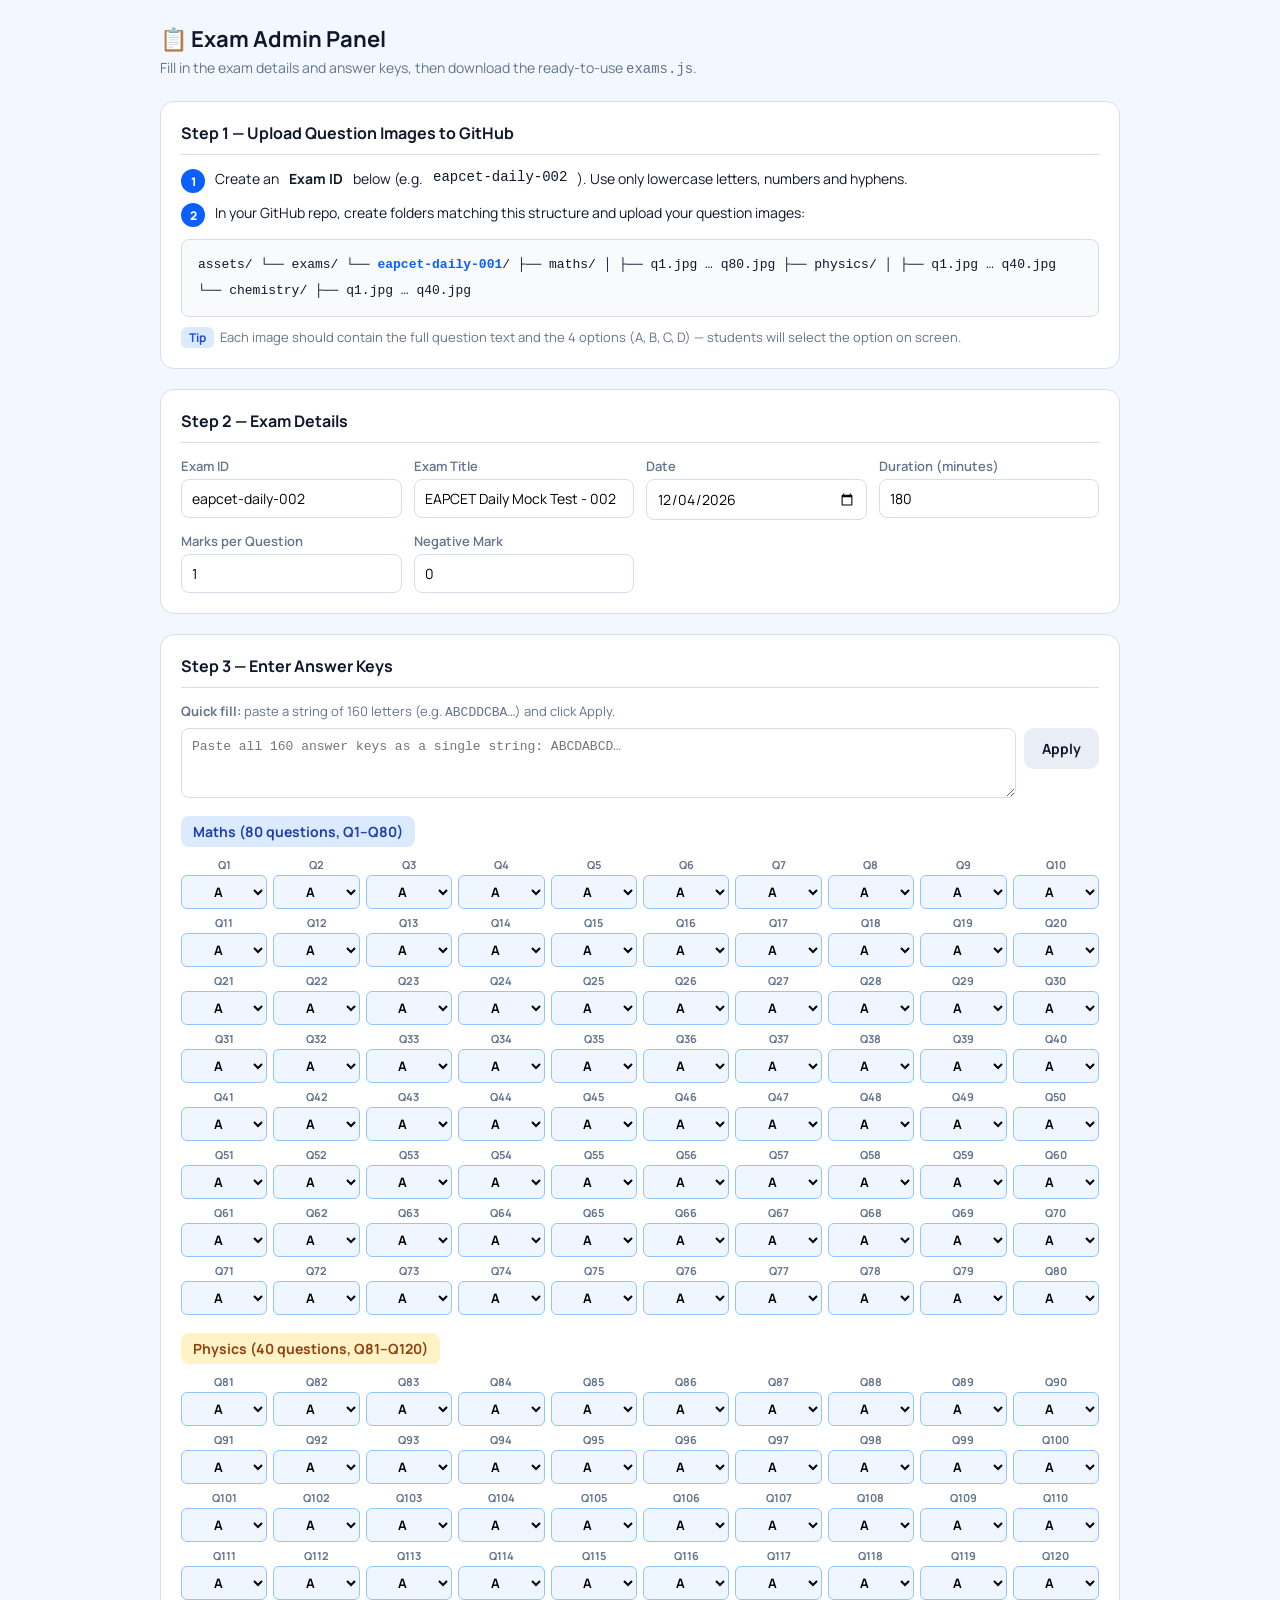
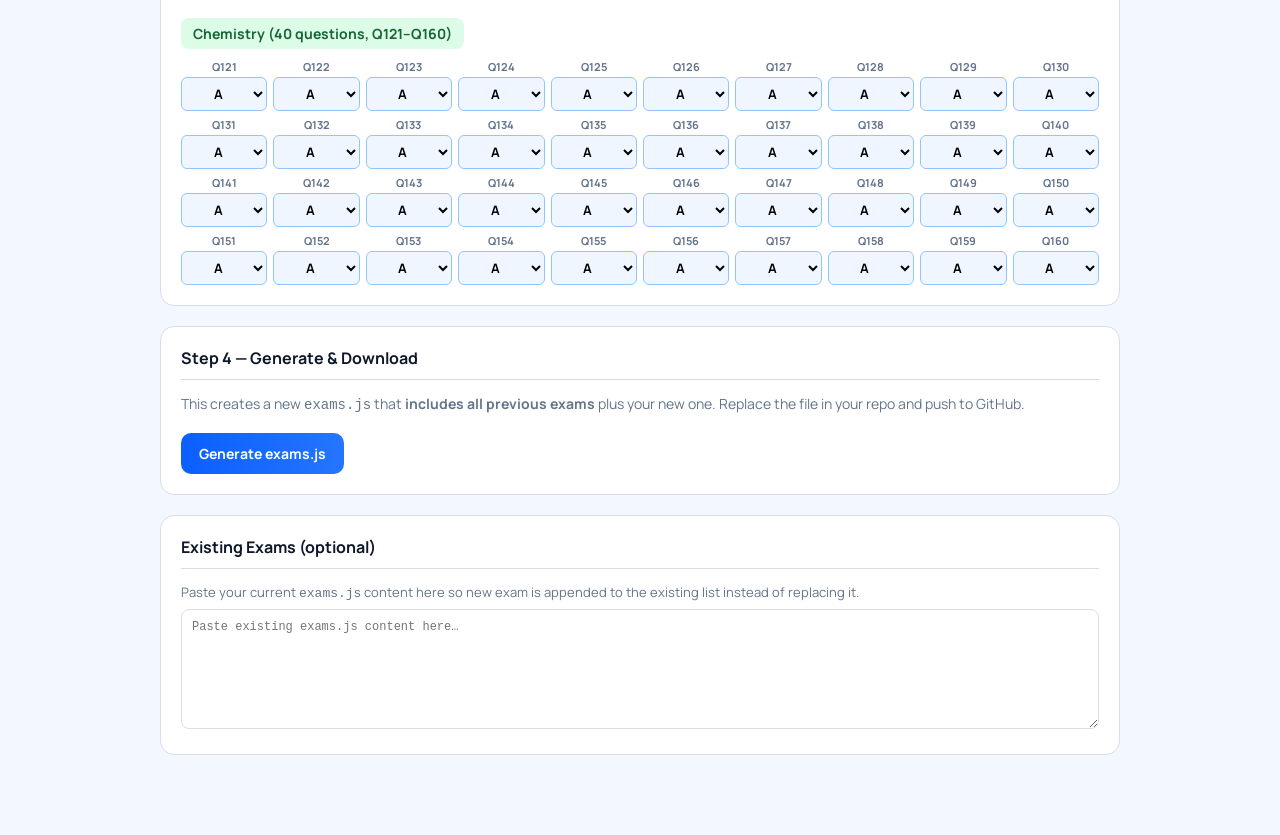
<file: admin.html>
<!doctype html>
<html lang="en">
<head>
  <meta charset="UTF-8" />
  <meta name="viewport" content="width=device-width, initial-scale=1.0" />
  <title>Admin — Upload Exam</title>
  <link href="https://fonts.googleapis.com/css2?family=Manrope:wght@400;600;700;800&display=swap" rel="stylesheet">
  <style>
    :root {
      --brand: #0b5fff;
      --ink: #0f172a;
      --muted: #64748b;
      --line: #d7deea;
      --card: #fff;
      --ok: #16a34a;
      --warn: #dc2626;
    }

    * { box-sizing: border-box; margin: 0; padding: 0; }

    body {
      font-family: "Manrope", sans-serif;
      background: #f3f7ff;
      color: var(--ink);
      padding: 24px 16px 60px;
    }

    h1 { font-size: 22px; margin-bottom: 4px; }
    .sub { color: var(--muted); font-size: 14px; margin-bottom: 24px; }

    .card {
      background: var(--card);
      border: 1px solid var(--line);
      border-radius: 14px;
      padding: 20px;
      max-width: 960px;
      margin: 0 auto 20px;
    }

    .card h2 {
      font-size: 16px;
      margin-bottom: 14px;
      padding-bottom: 10px;
      border-bottom: 1px solid var(--line);
    }

    .form-grid {
      display: grid;
      grid-template-columns: repeat(auto-fit, minmax(200px, 1fr));
      gap: 12px;
    }

    label { display: block; font-size: 13px; font-weight: 600; margin-bottom: 4px; color: var(--muted); }

    input, select {
      width: 100%;
      border: 1px solid var(--line);
      border-radius: 8px;
      padding: 9px 10px;
      font-size: 14px;
      font-family: inherit;
    }

    /* ── Section key grid ───────────────────────── */
    .section-label {
      font-weight: 700;
      font-size: 14px;
      margin: 18px 0 10px;
      padding: 6px 12px;
      border-radius: 8px;
      display: inline-block;
    }

    .label-maths    { background: #dbeafe; color: #1e40af; }
    .label-physics  { background: #fef3c7; color: #92400e; }
    .label-chem     { background: #dcfce7; color: #166534; }

    .key-grid {
      display: grid;
      grid-template-columns: repeat(auto-fill, minmax(80px, 1fr));
      gap: 6px;
    }

    .key-cell {
      display: flex;
      flex-direction: column;
      align-items: center;
      gap: 3px;
    }

    .key-cell span {
      font-size: 11px;
      color: var(--muted);
      font-weight: 700;
    }

    .key-cell select {
      width: 100%;
      padding: 6px 4px;
      font-size: 13px;
      font-weight: 700;
      text-align: center;
      border-radius: 6px;
    }

    .key-cell select.val-A { background: #eff6ff; border-color: #93c5fd; }
    .key-cell select.val-B { background: #f0fdf4; border-color: #86efac; }
    .key-cell select.val-C { background: #fefce8; border-color: #fde047; }
    .key-cell select.val-D { background: #fdf4ff; border-color: #e879f9; }

    /* ── Paste-key area ─────────────────────────── */
    .paste-tip {
      font-size: 13px;
      color: var(--muted);
      margin-bottom: 8px;
    }

    .paste-row {
      display: flex;
      gap: 8px;
      align-items: flex-start;
    }

    .paste-row textarea {
      flex: 1;
      border: 1px solid var(--line);
      border-radius: 8px;
      padding: 10px;
      font-family: monospace;
      font-size: 13px;
      resize: vertical;
      min-height: 70px;
    }

    /* ── Buttons ────────────────────────────────── */
    .btn-row {
      display: flex;
      gap: 10px;
      flex-wrap: wrap;
      margin-top: 20px;
    }

    .btn {
      border: 0;
      border-radius: 10px;
      padding: 11px 18px;
      font-weight: 700;
      cursor: pointer;
      font-size: 14px;
      font-family: inherit;
    }

    .btn-primary { background: linear-gradient(90deg, #0b5fff, #2575ff); color: #fff; }
    .btn-green   { background: linear-gradient(90deg, #15803d, #16a34a); color: #fff; }
    .btn-muted   { background: #e9edf5; color: var(--ink); }
    .btn:hover   { filter: brightness(1.07); }

    /* ── Output ─────────────────────────────────── */
    #outputWrap { display: none; }

    .output-box {
      background: #0f172a;
      color: #e2e8f0;
      border-radius: 10px;
      padding: 16px;
      font-family: monospace;
      font-size: 12px;
      white-space: pre;
      overflow-x: auto;
      max-height: 340px;
      margin-top: 12px;
    }

    .step-list {
      list-style: none;
      counter-reset: step;
      display: grid;
      gap: 10px;
    }

    .step-list li {
      counter-increment: step;
      display: flex;
      align-items: flex-start;
      gap: 10px;
      font-size: 14px;
    }

    .step-list li::before {
      content: counter(step);
      background: var(--brand);
      color: #fff;
      font-weight: 800;
      min-width: 24px;
      height: 24px;
      border-radius: 50%;
      display: flex;
      align-items: center;
      justify-content: center;
      font-size: 12px;
    }

    .folder-tree {
      background: #f8fafc;
      border: 1px solid var(--line);
      border-radius: 8px;
      padding: 12px 16px;
      font-family: monospace;
      font-size: 13px;
      line-height: 2;
    }

    .tag { display: inline-block; border-radius: 6px; padding: 2px 8px; font-size: 12px; font-weight: 700; }
    .tag-blue { background: #dbeafe; color: #1d4ed8; }
    .tag-green { background: #dcfce7; color: #15803d; }
    .tag-orange { background: #ffedd5; color: #c2410c; }

    .alert {
      background: #fef2f2;
      border: 1px solid #fca5a5;
      border-radius: 8px;
      padding: 10px 14px;
      font-size: 13px;
      color: #991b1b;
      margin-top: 8px;
      display: none;
    }
  </style>
</head>
<body>
  <div style="max-width:960px;margin:0 auto 20px;">
    <h1>📋 Exam Admin Panel</h1>
    <p class="sub">Fill in the exam details and answer keys, then download the ready-to-use <code>exams.js</code>.</p>
  </div>

  <!-- Step 1: Image folder guide -->
  <div class="card">
    <h2>Step 1 — Upload Question Images to GitHub</h2>
    <ul class="step-list">
      <li>Create an <strong>Exam ID</strong> below (e.g. <code>eapcet-daily-002</code>). Use only lowercase letters, numbers and hyphens.</li>
      <li>In your GitHub repo, create folders matching this structure and upload your question images:</li>
    </ul>
    <div class="folder-tree" id="folderTree" style="margin-top:12px;">
assets/
└── exams/
    └── <span id="treeId" style="color:#0b5fff;font-weight:700;">eapcet-daily-001</span>/
        ├── maths/
        │   ├── q1.jpg  …  q80.jpg
        ├── physics/
        │   ├── q1.jpg  …  q40.jpg
        └── chemistry/
            ├── q1.jpg  …  q40.jpg
    </div>
    <p style="font-size:13px;color:var(--muted);margin-top:10px;">
      <span class="tag tag-blue">Tip</span>&nbsp;
      Each image should contain the full question text and the 4 options (A, B, C, D) — students will select the option on screen.
    </p>
  </div>

  <!-- Step 2: Exam details -->
  <div class="card">
    <h2>Step 2 — Exam Details</h2>
    <div class="form-grid">
      <div>
        <label for="examId">Exam ID</label>
        <input id="examId" type="text" placeholder="eapcet-daily-002" value="eapcet-daily-002" />
      </div>
      <div>
        <label for="examTitle">Exam Title</label>
        <input id="examTitle" type="text" placeholder="EAPCET Daily Mock Test - 002" value="EAPCET Daily Mock Test - 002" />
      </div>
      <div>
        <label for="examDate">Date</label>
        <input id="examDate" type="date" />
      </div>
      <div>
        <label for="duration">Duration (minutes)</label>
        <input id="duration" type="number" value="180" min="1" />
      </div>
      <div>
        <label for="marksPerQ">Marks per Question</label>
        <input id="marksPerQ" type="number" value="1" min="0" step="0.5" />
      </div>
      <div>
        <label for="negativeMark">Negative Mark</label>
        <input id="negativeMark" type="number" value="0" min="0" step="0.25" />
      </div>
    </div>
  </div>

  <!-- Step 3: Answer keys -->
  <div class="card">
    <h2>Step 3 — Enter Answer Keys</h2>

    <p class="paste-tip">
      <strong>Quick fill:</strong> paste a string of 160 letters (e.g. <code>ABCDDCBA…</code>) and click Apply.
    </p>
    <div class="paste-row">
      <textarea id="bulkPaste" placeholder="Paste all 160 answer keys as a single string: ABCDABCD…"></textarea>
      <button class="btn btn-muted" onclick="applyBulkPaste()">Apply</button>
    </div>
    <div id="pasteAlert" class="alert">Please provide exactly 160 characters (only A, B, C or D).</div>

    <div id="keyGridRoot"></div>
  </div>

  <!-- Generate -->
  <div class="card">
    <h2>Step 4 — Generate &amp; Download</h2>
    <p style="font-size:14px;color:var(--muted);margin-bottom:14px;">
      This creates a new <code>exams.js</code> that <strong>includes all previous exams</strong> plus your new one. Replace the file in your repo and push to GitHub.
    </p>
    <div class="btn-row">
      <button class="btn btn-primary" onclick="generateOutput()">Generate exams.js</button>
      <button class="btn btn-green" id="downloadBtn" style="display:none" onclick="downloadFile()">⬇ Download exams.js</button>
    </div>
    <div id="alertMsg" class="alert" style="display:none;"></div>
    <div id="outputWrap">
      <div class="output-box" id="outputBox"></div>
      <div class="btn-row">
        <button class="btn btn-muted" onclick="copyOutput()">📋 Copy to Clipboard</button>
      </div>
    </div>
  </div>

  <!-- Existing exams loader -->
  <div class="card">
    <h2>Existing Exams (optional)</h2>
    <p class="paste-tip">
      Paste your current <code>exams.js</code> content here so new exam is appended to the existing list instead of replacing it.
    </p>
    <textarea id="existingJs" style="width:100%;height:120px;font-family:monospace;font-size:12px;border:1px solid var(--line);border-radius:8px;padding:10px;" placeholder="Paste existing exams.js content here…"></textarea>
  </div>

  <script>
    var SECTIONS = [
      { key: "maths",     title: "Maths",     count: 80, start: 1  },
      { key: "physics",   title: "Physics",   count: 40, start: 81 },
      { key: "chemistry", title: "Chemistry", count: 40, start: 121 }
    ];

    var LABEL_CLASS = { maths: "label-maths", physics: "label-physics", chemistry: "label-chem" };

    // Set today's date default
    document.getElementById("examDate").value = new Date().toISOString().slice(0, 10);

    // Sync folder tree preview
    document.getElementById("examId").addEventListener("input", function () {
      var id = this.value.trim() || "eapcet-daily-001";
      document.getElementById("treeId").textContent = id;
    });

    // Build key grid
    (function buildGrid() {
      var root = document.getElementById("keyGridRoot");
      root.innerHTML = "";
      SECTIONS.forEach(function (sec) {
        var heading = document.createElement("div");
        heading.className = "section-label " + LABEL_CLASS[sec.key];
        heading.textContent = sec.title + " (" + sec.count + " questions, Q" + sec.start + "–Q" + (sec.start + sec.count - 1) + ")";
        root.appendChild(heading);

        var grid = document.createElement("div");
        grid.className = "key-grid";

        for (var i = 1; i <= sec.count; i++) {
          var qNo = sec.start + i - 1;
          var cell = document.createElement("div");
          cell.className = "key-cell";

          var label = document.createElement("span");
          label.textContent = "Q" + qNo;

          var sel = document.createElement("select");
          sel.id = "key-" + qNo;
          sel.className = "val-A";
          ["A", "B", "C", "D"].forEach(function (opt) {
            var o = document.createElement("option");
            o.value = opt;
            o.textContent = opt;
            sel.appendChild(o);
          });
          sel.addEventListener("change", function () {
            this.className = "val-" + this.value;
          });

          cell.appendChild(label);
          cell.appendChild(sel);
          grid.appendChild(cell);
        }
        root.appendChild(grid);
      });
    })();

    function getKeys() {
      var keys = [];
      for (var i = 1; i <= 160; i++) {
        var sel = document.getElementById("key-" + i);
        keys.push(sel ? sel.value : "A");
      }
      return keys;
    }

    function applyBulkPaste() {
      var raw = (document.getElementById("bulkPaste").value || "").replace(/\s/g, "").toUpperCase();
      var alert = document.getElementById("pasteAlert");
      var valid = /^[ABCD]{160}$/.test(raw);
      alert.style.display = valid ? "none" : "block";
      if (!valid) return;

      for (var i = 0; i < 160; i++) {
        var sel = document.getElementById("key-" + (i + 1));
        if (sel) {
          sel.value = raw[i];
          sel.className = "val-" + raw[i];
        }
      }
    }

    function buildExamObject(id, title, date, duration, marksPerQ, negativeMark, keys) {
      var questions = [];
      var sectionDefs = [
        { key: "maths",     title: "Maths",     count: 80, start: 1 },
        { key: "physics",   title: "Physics",   count: 40, start: 81 },
        { key: "chemistry", title: "Chemistry", count: 40, start: 121 }
      ];

      sectionDefs.forEach(function (sec) {
        for (var i = 1; i <= sec.count; i++) {
          var qNo = sec.start + i - 1;
          questions.push({
            id: sec.key + "-" + i,
            section: sec.title,
            image: "assets/exams/" + id + "/" + sec.key + "/q" + i + ".jpg",
            options: ["A", "B", "C", "D"],
            correct: keys[qNo - 1]
          });
        }
      });

      return {
        id: id,
        title: title,
        date: date,
        durationMinutes: Number(duration),
        marksPerQuestion: Number(marksPerQ),
        negativeMark: Number(negativeMark),
        sections: [
          { key: "maths",     title: "Maths",     count: 80, start: 1,   end: 80  },
          { key: "physics",   title: "Physics",   count: 40, start: 81,  end: 120 },
          { key: "chemistry", title: "Chemistry", count: 40, start: 121, end: 160 }
        ],
        questions: questions
      };
    }

    function examToJs(exam) {
      var lines = [];
      lines.push("  {");
      lines.push("    id: " + JSON.stringify(exam.id) + ",");
      lines.push("    title: " + JSON.stringify(exam.title) + ",");
      lines.push("    date: " + JSON.stringify(exam.date) + ",");
      lines.push("    durationMinutes: " + exam.durationMinutes + ",");
      lines.push("    marksPerQuestion: " + exam.marksPerQuestion + ",");
      lines.push("    negativeMark: " + exam.negativeMark + ",");
      lines.push("    sections: [");
      exam.sections.forEach(function (s, i) {
        var comma = i < exam.sections.length - 1 ? "," : "";
        lines.push("      { key: " + JSON.stringify(s.key) + ", title: " + JSON.stringify(s.title) + ", count: " + s.count + ", start: " + s.start + ", end: " + s.end + " }" + comma);
      });
      lines.push("    ],");
      lines.push("    questions: [");
      exam.questions.forEach(function (q, i) {
        var comma = i < exam.questions.length - 1 ? "," : "";
        lines.push("      { id: " + JSON.stringify(q.id) + ", section: " + JSON.stringify(q.section) + ", image: " + JSON.stringify(q.image) + ", options: [\"A\",\"B\",\"C\",\"D\"], correct: " + JSON.stringify(q.correct) + " }" + comma);
      });
      lines.push("    ]");
      lines.push("  }");
      return lines.join("\n");
    }

    var generatedCode = "";

    function generateOutput() {
      var id       = document.getElementById("examId").value.trim();
      var title    = document.getElementById("examTitle").value.trim();
      var date     = document.getElementById("examDate").value;
      var duration = document.getElementById("duration").value;
      var marksPerQ     = document.getElementById("marksPerQ").value;
      var negativeMark  = document.getElementById("negativeMark").value;

      var alertBox = document.getElementById("alertMsg");
      if (!id || !title || !date) {
        alertBox.textContent = "Please fill in Exam ID, Title, and Date.";
        alertBox.style.display = "block";
        return;
      }
      alertBox.style.display = "none";

      var keys = getKeys();
      var newExam = buildExamObject(id, title, date, duration, marksPerQ, negativeMark, keys);

      // Try to extract existing exams from pasted content
      var existingExams = [];
      var existingJs = (document.getElementById("existingJs").value || "").trim();
      if (existingJs) {
        try {
          // Sandboxed eval to extract window.EXAMS
          var sandbox = { window: { EXAMS: [] } };
          (new Function("window", existingJs))(sandbox.window);
          if (Array.isArray(sandbox.window.EXAMS)) {
            existingExams = sandbox.window.EXAMS.filter(function (e) { return e.id !== newExam.id; });
          }
        } catch (e) {
          // Ignore parse errors — just start fresh
        }
      }

      var allExams = existingExams.concat([newExam]);

      var output = "window.EXAMS = [\n";
      output += allExams.map(examToJs).join(",\n");
      output += "\n];";

      generatedCode = output;
      document.getElementById("outputBox").textContent = output;
      document.getElementById("outputWrap").style.display = "block";
      document.getElementById("downloadBtn").style.display = "inline-block";
    }

    function copyOutput() {
      if (!generatedCode) return;
      navigator.clipboard.writeText(generatedCode).then(function () {
        alert("Copied to clipboard!");
      }).catch(function () {
        alert("Press Ctrl+A then Ctrl+C inside the code box to copy.");
      });
    }

    function downloadFile() {
      if (!generatedCode) return;
      var blob = new Blob([generatedCode], { type: "text/javascript" });
      var a = document.createElement("a");
      a.href = URL.createObjectURL(blob);
      a.download = "exams.js";
      a.click();
    }
  </script>
</body>
</html>
</file>
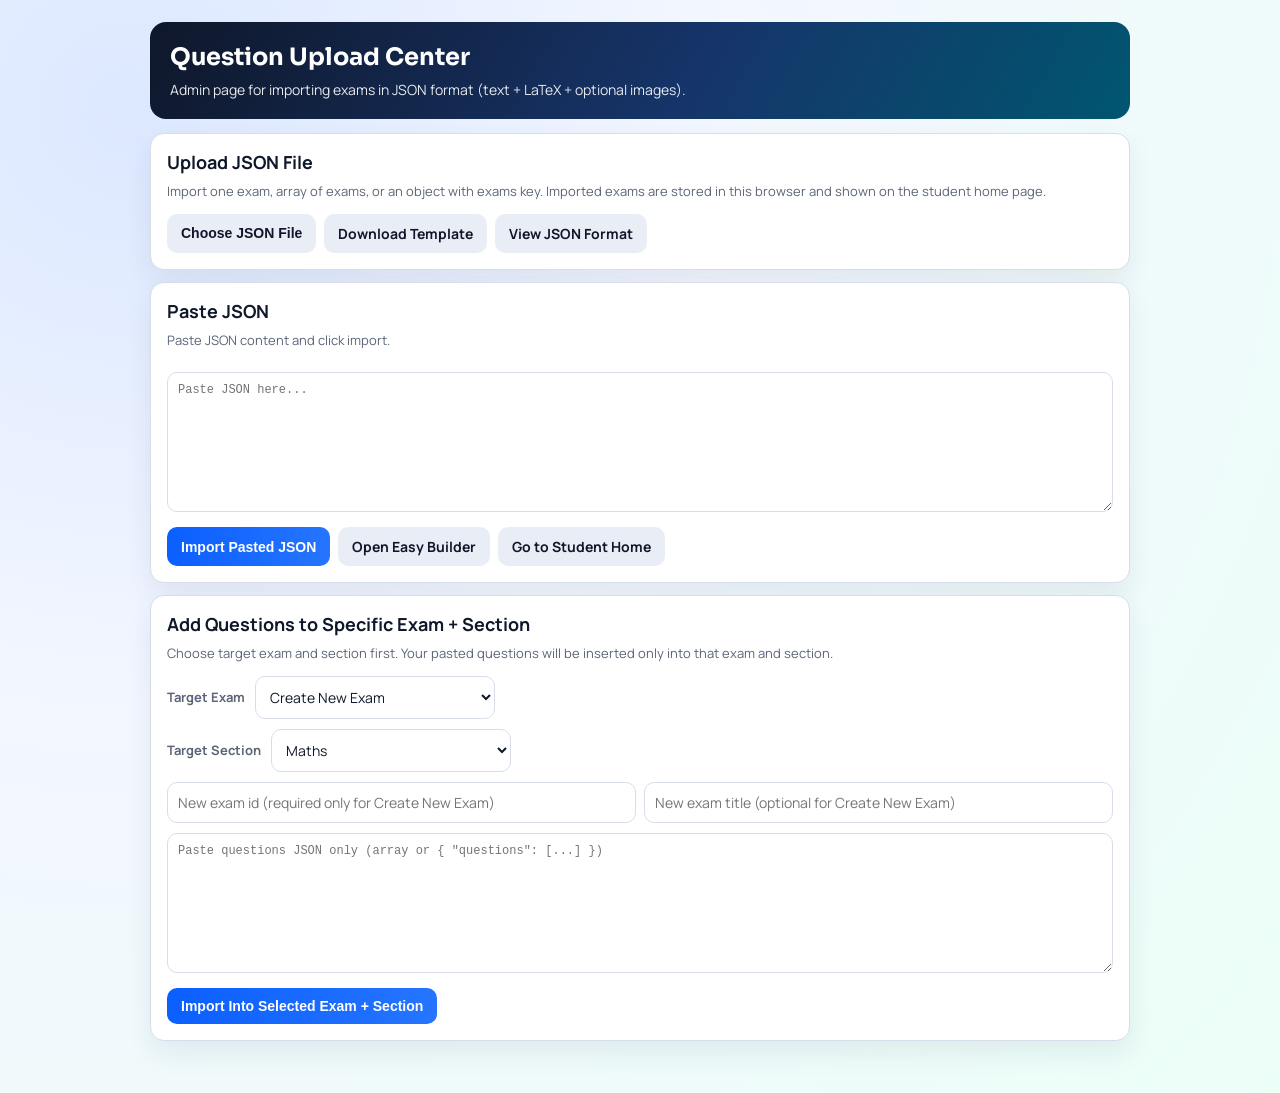
<file: upload.html>
<!doctype html>
<html lang="en">
<head>
  <meta charset="UTF-8" />
  <meta name="viewport" content="width=device-width, initial-scale=1.0" />
  <title>Question Upload Center</title>
  <link rel="preconnect" href="https://fonts.googleapis.com">
  <link rel="preconnect" href="https://fonts.gstatic.com" crossorigin>
  <link href="https://fonts.googleapis.com/css2?family=Manrope:wght@400;600;700;800&family=Sora:wght@500;700&display=swap" rel="stylesheet">
  <style>
    :root {
      --bg: #f3f7ff;
      --ink: #0f172a;
      --muted: #5b6577;
      --line: #d7deea;
      --card: #ffffff;
      --brand: #0b5fff;
    }

    * { box-sizing: border-box; }

    body {
      margin: 0;
      font-family: "Manrope", sans-serif;
      background: radial-gradient(circle at 10% 10%, #dce8ff 0%, #f3f7ff 40%, #ecfff7 100%);
      color: var(--ink);
      min-height: 100vh;
      padding: 22px 14px 40px;
    }

    .wrap {
      max-width: 980px;
      margin: 0 auto;
    }

    .hero {
      background: linear-gradient(120deg, #0f172a 0%, #163469 55%, #005670 100%);
      color: #fff;
      border-radius: 16px;
      padding: 20px;
      margin-bottom: 14px;
    }

    .hero h1 {
      margin: 0;
      font-family: "Sora", sans-serif;
      font-size: 24px;
    }

    .hero p {
      margin: 8px 0 0;
      opacity: 0.9;
      font-size: 14px;
    }

    .card {
      background: var(--card);
      border: 1px solid var(--line);
      border-radius: 14px;
      padding: 16px;
      margin-bottom: 12px;
      box-shadow: 0 12px 28px rgba(28, 43, 72, 0.08);
    }

    .card h2 {
      margin: 0 0 8px;
      font-size: 18px;
    }

    .hint {
      margin: 0 0 12px;
      color: var(--muted);
      font-size: 13px;
      line-height: 1.5;
    }

    .actions {
      display: flex;
      flex-wrap: wrap;
      gap: 8px;
    }

    .btn {
      border: 0;
      background: linear-gradient(90deg, var(--brand), #2575ff);
      color: #fff;
      border-radius: 10px;
      padding: 10px 14px;
      font-weight: 700;
      font-size: 14px;
      cursor: pointer;
      text-decoration: none;
      display: inline-flex;
      align-items: center;
      justify-content: center;
    }

    .btn-muted {
      background: #e9edf5;
      color: var(--ink);
    }

    .json-box {
      margin-top: 10px;
      width: 100%;
      min-height: 140px;
      resize: vertical;
      border: 1px solid var(--line);
      border-radius: 10px;
      padding: 10px;
      font-family: ui-monospace, SFMono-Regular, Menlo, Consolas, monospace;
      font-size: 12px;
      background: #fff;
    }

    .field-select,
    .field-input {
      border: 1px solid var(--line);
      border-radius: 10px;
      padding: 10px;
      font-family: "Manrope", sans-serif;
      font-size: 14px;
      background: #fff;
      color: var(--ink);
      min-width: 240px;
    }

    .grid-2 {
      display: grid;
      grid-template-columns: 1fr 1fr;
      gap: 8px;
      margin-top: 10px;
    }

    @media (max-width: 700px) {
      .grid-2 { grid-template-columns: 1fr; }
      .field-select,
      .field-input { min-width: 0; width: 100%; }
    }

    .status {
      margin-top: 10px;
      font-size: 13px;
      color: #166534;
      background: #ecfdf5;
      border: 1px solid #bbf7d0;
      border-radius: 8px;
      padding: 8px 10px;
      display: none;
    }

    .status.error {
      color: #991b1b;
      background: #fef2f2;
      border-color: #fecaca;
    }
  </style>
</head>
<body>
  <div class="wrap">
    <section class="hero">
      <h1>Question Upload Center</h1>
      <p>Admin page for importing exams in JSON format (text + LaTeX + optional images).</p>
    </section>

    <section class="card">
      <h2>Upload JSON File</h2>
      <p class="hint">Import one exam, array of exams, or an object with exams key. Imported exams are stored in this browser and shown on the student home page.</p>
      <div class="actions">
        <input id="examJsonInput" type="file" accept="application/json,.json" hidden>
        <button class="btn btn-muted" id="pickFileBtn" type="button">Choose JSON File</button>
        <a class="btn btn-muted" href="exam-template.json" download>Download Template</a>
        <a class="btn btn-muted" href="EXAM_JSON_FORMAT.md" target="_blank" rel="noopener">View JSON Format</a>
      </div>
    </section>

    <section class="card">
      <h2>Paste JSON</h2>
      <p class="hint">Paste JSON content and click import.</p>
      <textarea id="examJsonText" class="json-box" placeholder="Paste JSON here..."></textarea>
      <div class="actions" style="margin-top:10px;">
        <button class="btn" id="importFromTextBtn" type="button">Import Pasted JSON</button>
        <a class="btn btn-muted" href="admin.html" target="_blank" rel="noopener">Open Easy Builder</a>
        <a class="btn btn-muted" href="index.html">Go to Student Home</a>
      </div>
      <div id="statusBox" class="status"></div>
    </section>

    <section class="card">
      <h2>Add Questions to Specific Exam + Section</h2>
      <p class="hint">Choose target exam and section first. Your pasted questions will be inserted only into that exam and section.</p>

      <div class="actions" style="gap:10px;align-items:center;">
        <label for="targetExamSelect" style="font-size:13px;color:var(--muted);font-weight:700;">Target Exam</label>
        <select id="targetExamSelect" class="field-select"></select>
      </div>

      <div class="actions" style="gap:10px;align-items:center;margin-top:10px;">
        <label for="targetSectionSelect" style="font-size:13px;color:var(--muted);font-weight:700;">Target Section</label>
        <select id="targetSectionSelect" class="field-select">
          <option value="Maths">Maths</option>
          <option value="Physics">Physics</option>
          <option value="Chemistry">Chemistry</option>
          <option value="General">General</option>
        </select>
      </div>

      <div class="grid-2">
        <input id="newExamId" class="field-input" type="text" placeholder="New exam id (required only for Create New Exam)">
        <input id="newExamTitle" class="field-input" type="text" placeholder="New exam title (optional for Create New Exam)">
      </div>

      <textarea id="sectionQuestionsText" class="json-box" placeholder="Paste questions JSON only (array or { &quot;questions&quot;: [...] })"></textarea>

      <div class="actions" style="margin-top:10px;">
        <button class="btn" id="importToSectionBtn" type="button">Import Into Selected Exam + Section</button>
      </div>
    </section>
  </div>

  <script src="exams.js"></script>
  <script>
    var IMPORTED_EXAMS_STORAGE_KEY = "eapcet-imported-exams-v1";

    function slugify(value) {
      return String(value || "")
        .trim()
        .toLowerCase()
        .replace(/[^a-z0-9]+/g, "-")
        .replace(/^-+|-+$/g, "") || "section";
    }

    function toOptionObject(opt, index) {
      var fallbackId = String.fromCharCode(65 + index);
      if (typeof opt === "string") {
        return { id: opt, text: "Option " + opt, image: "" };
      }
      if (opt && typeof opt === "object") {
        var id = String(opt.id || fallbackId);
        return {
          id: id,
          text: opt.text != null ? String(opt.text) : (opt.label != null ? String(opt.label) : ("Option " + id)),
          image: opt.image || opt.imageUrl || ""
        };
      }
      return { id: fallbackId, text: "Option " + fallbackId, image: "" };
    }

    function normalizeQuestion(question, index) {
      var q = question && typeof question === "object" ? question : {};
      var options = Array.isArray(q.options) ? q.options : ["A", "B", "C", "D"];

      return {
        id: q.id || ("q-" + (index + 1)),
        section: q.section || "General",
        text: q.text != null ? String(q.text) : "",
        image: q.image || q.imageUrl || "",
        options: options.map(function (opt, i) { return toOptionObject(opt, i); }),
        correct: q.correct || q.correctOption || "A"
      };
    }

    function buildSectionsFromQuestions(questions) {
      var list = [];
      var start = 1;
      var grouped = {};

      questions.forEach(function (q) {
        var title = q.section || "General";
        grouped[title] = (grouped[title] || 0) + 1;
      });

      Object.keys(grouped).forEach(function (title) {
        var count = grouped[title];
        list.push({
          key: slugify(title),
          title: title,
          count: count,
          start: start,
          end: start + count - 1
        });
        start += count;
      });

      if (!list.length) return [{ key: "general", title: "General", count: 0, start: 1, end: 0 }];
      return list;
    }

    function normalizeExam(exam) {
      if (!exam || typeof exam !== "object") return null;
      var questions = Array.isArray(exam.questions) ? exam.questions.map(normalizeQuestion) : [];
      var sections = Array.isArray(exam.sections) && exam.sections.length ? exam.sections : buildSectionsFromQuestions(questions);

      return {
        id: String(exam.id || ("exam-" + Date.now())),
        title: String(exam.title || "Mock Test"),
        date: String(exam.date || new Date().toISOString().slice(0, 10)),
        durationMinutes: Number(exam.durationMinutes || 180),
        marksPerQuestion: Number(exam.marksPerQuestion || 1),
        negativeMark: Number(exam.negativeMark || 0),
        sections: sections,
        questions: questions
      };
    }

    function getAllExams() {
      var base = Array.isArray(window.EXAMS) ? window.EXAMS.map(normalizeExam).filter(Boolean) : [];
      var imported = readImported().map(normalizeExam).filter(Boolean);
      var map = {};
      base.forEach(function (exam) { map[exam.id] = exam; });
      imported.forEach(function (exam) { map[exam.id] = exam; });
      return Object.keys(map).map(function (id) { return map[id]; });
    }

    function parseQuestionsPayload(payload) {
      if (Array.isArray(payload)) return payload;
      if (payload && Array.isArray(payload.questions)) return payload.questions;
      return [];
    }

    function parseSectionKey(sectionTitle) {
      var s = String(sectionTitle || "").toLowerCase();
      if (s === "maths") return "maths";
      if (s === "physics") return "physics";
      if (s === "chemistry") return "chemistry";
      return slugify(sectionTitle);
    }

    function reorderBySection(questions) {
      var preferred = ["Maths", "Physics", "Chemistry"];
      var buckets = {};

      questions.forEach(function (q) {
        var sec = q.section || "General";
        if (!buckets[sec]) buckets[sec] = [];
        buckets[sec].push(q);
      });

      var ordered = [];
      preferred.forEach(function (sec) {
        if (buckets[sec]) {
          ordered = ordered.concat(buckets[sec]);
          delete buckets[sec];
        }
      });

      Object.keys(buckets).forEach(function (sec) {
        ordered = ordered.concat(buckets[sec]);
      });

      return ordered;
    }

    function rebuildSectionsFromOrderedQuestions(questions) {
      var sections = [];
      var start = 1;
      var current = null;
      var count = 0;

      questions.forEach(function (q) {
        var sec = q.section || "General";
        if (sec !== current) {
          if (current !== null) {
            sections.push({
              key: parseSectionKey(current),
              title: current,
              count: count,
              start: start,
              end: start + count - 1
            });
            start += count;
          }
          current = sec;
          count = 1;
        } else {
          count += 1;
        }
      });

      if (current !== null) {
        sections.push({
          key: parseSectionKey(current),
          title: current,
          count: count,
          start: start,
          end: start + count - 1
        });
      }

      return sections;
    }

    function nextQuestionNumberForSection(exam, sectionTitle) {
      var max = 0;
      (exam.questions || []).forEach(function (q) {
        if ((q.section || "") !== sectionTitle) return;
        var m = String(q.id || "").match(/-(\d+)$/);
        if (m) max = Math.max(max, Number(m[1]));
      });
      return max + 1;
    }

    function populateExamSelect() {
      var select = document.getElementById("targetExamSelect");
      if (!select) return;
      var exams = getAllExams();
      select.innerHTML = "";

      var createOpt = document.createElement("option");
      createOpt.value = "__new__";
      createOpt.textContent = "Create New Exam";
      select.appendChild(createOpt);

      exams.forEach(function (exam) {
        var opt = document.createElement("option");
        opt.value = exam.id;
        opt.textContent = exam.title + " (" + exam.id + ")";
        select.appendChild(opt);
      });
    }

    function upsertImportedExam(updatedExam) {
      var current = readImported().map(normalizeExam).filter(Boolean);
      var map = {};
      current.forEach(function (exam) { map[exam.id] = exam; });
      map[updatedExam.id] = updatedExam;
      var merged = Object.keys(map).map(function (id) { return map[id]; });
      writeImported(merged);
    }

    function importQuestionsIntoSection() {
      var examSelect = document.getElementById("targetExamSelect");
      var sectionSelect = document.getElementById("targetSectionSelect");
      var newExamIdInput = document.getElementById("newExamId");
      var newExamTitleInput = document.getElementById("newExamTitle");
      var textBox = document.getElementById("sectionQuestionsText");

      var raw = String(textBox.value || "").trim();
      if (!raw) {
        setStatus("Paste questions JSON first.", true);
        return;
      }

      var parsed;
      try {
        parsed = JSON.parse(raw);
      } catch (e) {
        setStatus("Invalid questions JSON.", true);
        return;
      }

      var incomingQuestions = parseQuestionsPayload(parsed);
      if (!incomingQuestions.length) {
        setStatus("No questions found. Use array or { questions: [...] }.", true);
        return;
      }

      var targetSection = sectionSelect.value;
      var targetExamId = examSelect.value;
      var allExams = getAllExams();
      var exam = null;

      if (targetExamId === "__new__") {
        var newId = String(newExamIdInput.value || "").trim();
        if (!newId) {
          setStatus("Enter new exam id for Create New Exam.", true);
          return;
        }
        var newTitle = String(newExamTitleInput.value || "").trim() || ("Mock Test - " + newId);
        exam = {
          id: newId,
          title: newTitle,
          date: new Date().toISOString().slice(0, 10),
          durationMinutes: 180,
          marksPerQuestion: 1,
          negativeMark: 0,
          sections: [],
          questions: []
        };
      } else {
        for (var i = 0; i < allExams.length; i++) {
          if (allExams[i].id === targetExamId) {
            exam = allExams[i];
            break;
          }
        }
        if (!exam) {
          setStatus("Selected exam not found.", true);
          return;
        }
      }

      var startNo = nextQuestionNumberForSection(exam, targetSection);
      var normalizedNew = incomingQuestions.map(function (q, idx) {
        var nq = normalizeQuestion(q, idx);
        nq.section = targetSection;
        nq.id = parseSectionKey(targetSection) + "-" + (startNo + idx);
        return nq;
      });

      var mergedQuestions = (exam.questions || []).concat(normalizedNew);
      mergedQuestions = reorderBySection(mergedQuestions);
      exam.questions = mergedQuestions;
      exam.sections = rebuildSectionsFromOrderedQuestions(mergedQuestions);

      upsertImportedExam(exam);
      populateExamSelect();
      setStatus("Imported " + normalizedNew.length + " question(s) into exam '" + exam.title + "' under section '" + targetSection + "'.", false);
    }

    function parsePayload(payload) {
      if (Array.isArray(payload)) return payload;
      if (payload && Array.isArray(payload.exams)) return payload.exams;
      if (payload && typeof payload === "object" && payload.questions) return [payload];
      return [];
    }

    function readImported() {
      try {
        var raw = localStorage.getItem(IMPORTED_EXAMS_STORAGE_KEY);
        if (!raw) return [];
        var parsed = JSON.parse(raw);
        return Array.isArray(parsed) ? parsed : [];
      } catch (e) {
        return [];
      }
    }

    function writeImported(exams) {
      localStorage.setItem(IMPORTED_EXAMS_STORAGE_KEY, JSON.stringify(exams));
    }

    function setStatus(msg, isError) {
      var box = document.getElementById("statusBox");
      box.textContent = msg;
      box.classList.toggle("error", !!isError);
      box.style.display = "block";
    }

    function importExamJson(rawText) {
      var parsed;
      try {
        parsed = JSON.parse(rawText);
      } catch (e) {
        setStatus("Invalid JSON format.", true);
        return;
      }

      var incoming = parsePayload(parsed).map(normalizeExam).filter(Boolean);
      if (!incoming.length) {
        setStatus("No valid exam data found.", true);
        return;
      }

      var current = readImported();
      var map = {};
      current.forEach(function (exam) { map[exam.id] = exam; });
      incoming.forEach(function (exam) { map[exam.id] = exam; });

      var merged = Object.keys(map).map(function (id) { return map[id]; });
      writeImported(merged);
      setStatus("Imported " + incoming.length + " exam(s) successfully.", false);
    }

    (function wire() {
      var fileInput = document.getElementById("examJsonInput");
      var pickBtn = document.getElementById("pickFileBtn");
      var textBtn = document.getElementById("importFromTextBtn");
      var textBox = document.getElementById("examJsonText");
      var importToSectionBtn = document.getElementById("importToSectionBtn");

      pickBtn.addEventListener("click", function () {
        fileInput.value = "";
        fileInput.click();
      });

      fileInput.addEventListener("change", function () {
        var file = fileInput.files && fileInput.files[0];
        if (!file) return;

        var reader = new FileReader();
        reader.onload = function () { importExamJson(String(reader.result || "")); };
        reader.onerror = function () { setStatus("Unable to read selected file.", true); };
        reader.readAsText(file);
      });

      textBtn.addEventListener("click", function () {
        var raw = String(textBox.value || "").trim();
        if (!raw) {
          setStatus("Paste JSON content first.", true);
          return;
        }
        importExamJson(raw);
      });

      if (importToSectionBtn) {
        importToSectionBtn.addEventListener("click", importQuestionsIntoSection);
      }

      populateExamSelect();
    })();
  </script>
</body>
</html>
</file>
